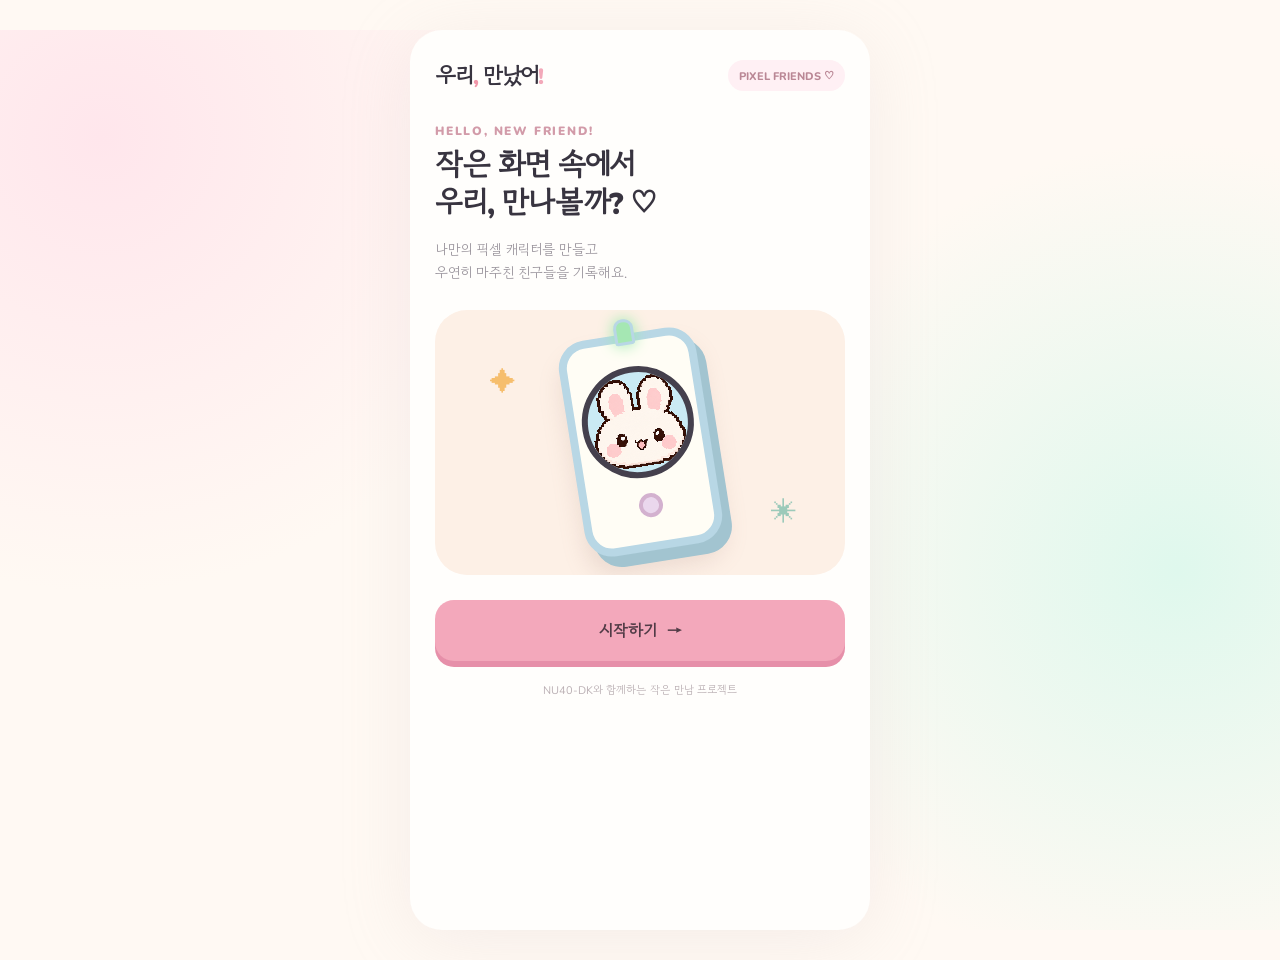
<file: index.html>
<!doctype html>
<html lang="ko">
    <head>
        <meta charset="utf-8">
        <meta name="viewport" content="width=device-width, initial-scale=1, viewport-fit=cover">
        <meta name="theme-color" content="#fff9f3">
        <title>우리, 만났어! — 나만의 픽셀 친구</title>
        <meta name="description" content="작은 기기로 시작하는 귀여운 만남 기록">
        <link rel="stylesheet" href="./style.css">
    </head>
        <body>
            <main class="app" id="app"></main>
            <script src="./script.js?v=7" defer></script>
            <script src="./ble-web.js?v=8" defer></script>
            </body>
            </html>
</file>
<file: style.css>
@import url('https://fonts.googleapis.com/css2?family=Gowun+Dodum&family=Nunito:wght@500;600;700;800;900&display=swap');
:root{font-family:'Nunito','Gowun Dodum',sans-serif;color:#383440;background:#fff9f3}*{box-sizing:border-box}
body{margin:0;background:radial-gradient(circle at 8% 12%,#ffe6ec 0,transparent 32%)
    ,radial-gradient(circle at 92% 60%,#dff8ed 0,transparent 33%)
    ,#fff9f3}button,input{font:inherit}button{cursor:pointer}button:focus-visible,input:focus-visible{outline:3px solid #f5a3b9;outline-offset:3px}.app{width:min(100%,460px);min-height:100dvh;margin:auto;position:relative;background:#fffefc;box-shadow:0 10px 70px #cbbec033;overflow:hidden}.top{height:76px;display:flex;align-items:center;justify-content:space-between;padding:24px 25px 10px}.logo{font-weight:900;letter-spacing:-1.1px;font-size:22px}.logo i{color:#f197a9;font-style:normal}.top .tag{font-size:11px;font-weight:800;color:#ba8795;background:#fff0f4;border-radius:20px;padding:7px 11px}.content{padding:17px 25px 110px}.step{font-size:12px;font-weight:900;letter-spacing:1.8px;color:#d29ba9}.title{font-size:30px;letter-spacing:-1.2px;line-height:1.28;margin:9px 0 9px;font-weight:900}.muted{color:#99939b;font-size:14px;line-height:1.65}.progress{display:flex;gap:7px;margin-bottom:28px}.progress span{height:6px;flex:1;border-radius:30px;background:#f2ebe9}.progress span.on{background:#f2a8bc}.heroArt{height:265px;border-radius:32px;background:#fdf0e6;display:flex;justify-content:center;align-items:center;position:relative;overflow:hidden;margin:25px 0}.heroArt:before,.heroArt:after{content:'✦';position:absolute;color:#f6be6d;font-size:26px;top:55px;left:55px}.heroArt:after{content:'✳';color:#9ccaba;top:auto;left:auto;right:48px;bottom:45px}.device{height:218px;width:139px;border-radius:28px;background:#fffdf5;border:8px solid #b8d7e5;box-shadow:8px 12px 0 #a2c4d0,0 18px 25px #9f7d7533;transform:rotate(-9deg);position:relative;display:flex;flex-direction:column;align-items:center;justify-content:center;gap:16px}.device:before{content:'';position:absolute;top:-23px;width:14px;height:20px;border-radius:9px 9px 3px 3px;background:#a5e7b3;border:3px solid #b8d7e5;box-shadow:0 0 15px #9aebaa}.screen{width:112px;height:112px;border-radius:50%;background:#caeaf4;border:6px solid #45404d;display:grid;place-items:center;overflow:hidden}.screen canvas{width:98px;height:98px;image-rendering:pixelated}.device .knob{width:24px;height:24px;border:4px solid #d3b1cf;border-radius:50%;background:#ead7ed}.primary{border:0;background:#f3a8bb;color:#513b46;border-radius:19px;font-weight:900;font-size:16px;padding:18px 18px;width:100%;box-shadow:0 6px 0 #e68fa9;transition:transform .15s}.primary:active{transform:translateY(4px);box-shadow:0 2px 0 #e68fa9}.primary:disabled{background:#e9e5e5;color:#aaa;box-shadow:none;cursor:not-allowed}.secondary{background:white;border:2px solid #f1e5e6;color:#6f626b;border-radius:17px;padding:15px;width:100%;font-weight:800}.stack{display:grid;gap:13px}.notice{background:#fff6e7;border:1px solid #f6e6c9;padding:14px 16px;border-radius:16px;font-size:12px;line-height:1.55;color:#987e59;margin:16px 0}.connectCard{border:2px solid #f2e7e5;border-radius:24px;padding:23px 18px;text-align:center;margin:25px 0}.connectCard .ico{font-size:43px}.connectCard b{display:block;font-size:18px;margin:12px 0 6px}.field{display:block;font-size:14px;font-weight:900;margin:32px 0 10px}.input{background:#fff9f7;border:2px solid #f3e3e5;padding:17px 16px;border-radius:17px;width:100%;font-size:17px;outline:none}.input:focus{border-color:#ef9cb3}.count{font-size:12px;color:#aaa;text-align:right;margin:8px 4px}.avatarGrid{display:grid;grid-template-columns:repeat(3,1fr);gap:10px;margin:20px 0}.avatarChoice{border:2px solid #f0e6e5;border-radius:22px;background:#fffaf7;padding:11px 4px;min-height:126px;display:flex;align-items:center;justify-content:center;flex-direction:column;gap:5px;color:#776e75;font-size:12px;font-weight:800;position:relative}.avatarChoice.selected{border-color:#e88ca8;background:#fff0f5}.avatarChoice.selected:after{content:'✓';background:#ec95ae;color:white;position:absolute;right:8px;top:7px;width:21px;height:21px;border-radius:50%;display:grid;place-items:center}.avatarChoice canvas{width:78px;height:78px;image-rendering:pixelated}.uploadIcon{font-size:30px;background:#f3e9f4;border-radius:50%;width:66px;height:66px;display:grid;place-items:center;color:#ad8bb4}.uploadbox{margin:13px 0;padding:18px;border:2px dashed #e8c6d1;border-radius:21px;text-align:center;background:#fffafd}.uploadbox label{display:inline-block;background:#f6dbe5;padding:11px 17px;border-radius:13px;font-weight:900;font-size:13px;cursor:pointer}.uploadbox input{display:none}.editor{display:none}.editor.visible{display:block}.editor canvas{display:block;width:min(100%,240px);aspect-ratio:1;object-fit:contain;border-radius:50%;margin:10px auto;background:#f8ecee;image-rendering:pixelated;border:7px solid #faf0f0}.sliders{display:grid;gap:12px;margin:14px 0}.sliders label{font-size:12px;color:#80727d;display:flex;justify-content:space-between}.sliders input{width:100%;accent-color:#eda4b9}.previewCard{background:#fff5f6;border-radius:28px;padding:26px;text-align:center;margin:25px 0}.bigAvatar{width:178px;height:178px;image-rendering:pixelated;border-radius:50%;background:#e2f5f1;border:8px solid white;box-shadow:0 10px 30px #f2cfd9;margin:8px auto 16px;display:block}.previewCard h2{margin:5px}.warning{font-size:13px;color:#ad7685;line-height:1.6;margin:20px 0}.homeHero{border-radius:27px;background:#fae9ee;padding:22px 18px;display:flex;align-items:center;gap:12px;margin:15px 0 24px}.homeHero canvas{width:104px;height:104px;image-rendering:pixelated;background:#fff8f6;border-radius:20px;flex:none}.homeHero h2{font-size:21px;line-height:1.3;margin:0 0 8px}.homeHero .muted{font-size:12px}.stats{display:grid;grid-template-columns:1fr 1fr;gap:12px}.stat{background:#fffaf1;border:1px solid #f4eae2;border-radius:20px;padding:19px}.stat:nth-child(2){background:#f0f9f6;border-color:#e3f1e9}.stat strong{font-size:27px}.stat small{display:block;color:#988d90;font-size:12px;margin-top:5px}.sectionTitle{font-size:18px;font-weight:900;margin:29px 0 12px}.empty{border:2px dashed #eee3e5;border-radius:22px;text-align:center;padding:30px 18px;color:#9a9097;line-height:1.7;font-size:13px}.empty .emoji{font-size:33px;display:block;margin-bottom:9px}.nav{display:flex;position:absolute;bottom:0;left:0;right:0;background:#fffefd;border-top:1px solid #f1e9e8;padding:10px 10px max(14px,env(safe-area-inset-bottom));justify-content:space-around}.nav button{border:0;background:none;color:#aaa0a7;font-size:11px;font-weight:900;min-width:70px;display:grid;gap:4px;justify-items:center}.nav button.active{color:#dc8da5}.nav .symbol{font-size:24px}.listRow{display:flex;align-items:center;gap:14px;padding:17px;background:#fffaf7;border:1px solid #f0e9e5;border-radius:19px;margin:10px 0}.listRow .symbol{font-size:27px}.listRow strong{font-size:14px}.listRow small{display:block;color:#a9a0a3;font-size:12px;margin-top:4px}.pill{display:inline-block;background:#f3f7e5;color:#869a69;border-radius:30px;padding:5px 10px;font-size:11px;font-weight:900}.footerNote{text-align:center;font-size:11px;color:#bbb0b4;margin:20px 0}.back{border:0;background:transparent;padding:8px 0;color:#a38f97;font-weight:900;margin-bottom:8px}@media(min-width:600px){.app{min-height:900px;margin:30px auto;border-radius:32px}.nav{border-radius:0 0 32px 32px}}

.meetingAvatar{width:58px;height:58px;border-radius:15px;background:#fff0f4;image-rendering:pixelated;flex:none}

.resetButton{margin-top:18px;border-color:#f0d4da;color:#a85f70;background:#fff8fa}

/* Profile intro and friend detail cards */
textarea.input{display:block;resize:vertical;min-height:76px;line-height:1.5;font:inherit}
.profileIntroEditor{margin:18px 0 24px;padding:18px;background:#fffaf8;border:2px solid #f3e7e5;border-radius:22px}
.profileIntroEditor .field{margin:0 0 9px}
.profileIntroEditor .secondary{margin-top:6px}
.friendCard{position:relative;text-align:left;color:inherit;font:inherit;cursor:pointer}
.friendArrow{margin-left:auto;color:#d698aa;font-size:26px;font-weight:900}
.friendIntro{margin:12px 0 25px;padding:18px 20px;min-height:62px;border-radius:18px;background:#fff5f6;color:#6e5a62;line-height:1.7;white-space:pre-wrap;overflow-wrap:anywhere}
</file>
